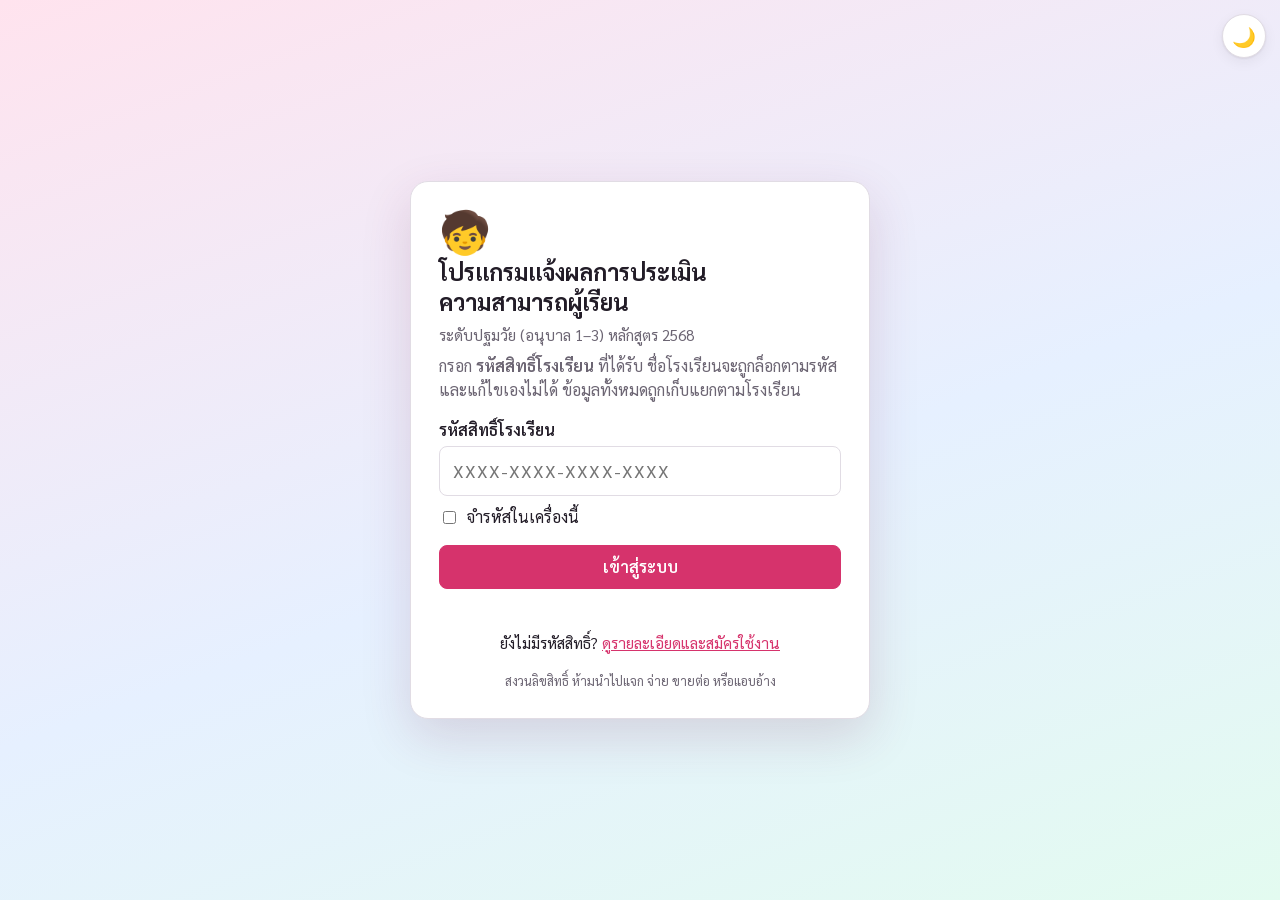
<file: index.html>
<!doctype html>
<html lang="th">
<head>
<meta charset="utf-8">
<meta name="viewport" content="width=device-width, initial-scale=1, viewport-fit=cover">
<meta name="theme-color" content="#e0457b">
<title>โปรแกรมแจ้งผลการประเมินความสามารถผู้เรียน ระดับปฐมวัย 2568</title>
<script src="js/theme.js?v=1"></script>
<link rel="preconnect" href="https://fonts.googleapis.com">
<link rel="preconnect" href="https://fonts.gstatic.com" crossorigin>
<link rel="stylesheet" href="https://fonts.googleapis.com/css2?family=Sarabun:wght@400;600;700&display=swap">
<link rel="stylesheet" href="css/app.css?v=1">
</head>
<body>

<!-- ============ เข้าสู่ระบบ ============ -->
<main id="login" class="login">
  <button class="btn theme-fab" type="button" data-theme-toggle aria-label="สลับโหมดมืด/สว่าง">🌙</button>
  <form id="login-form" class="login-card" autocomplete="off">
    <div class="logo-mark" aria-hidden="true">🧒</div>
    <h1>โปรแกรมแจ้งผลการประเมิน<span class="nw">ความสามารถผู้เรียน</span><br><small>ระดับปฐมวัย (อนุบาล 1–3) หลักสูตร 2568</small></h1>
    <p class="lead">กรอก <b>รหัสสิทธิ์โรงเรียน</b> ที่ได้รับ ชื่อโรงเรียนจะถูกล็อกตามรหัสและแก้ไขเองไม่ได้ ข้อมูลทั้งหมดถูกเก็บแยกตามโรงเรียน</p>
    <label for="login-code">รหัสสิทธิ์โรงเรียน</label>
    <input id="login-code" type="text" inputmode="text" spellcheck="false" placeholder="XXXX-XXXX-XXXX-XXXX" required>
    <label class="chk"><input id="login-remember" type="checkbox"> จำรหัสในเครื่องนี้</label>
    <button id="login-go" class="btn primary wide" type="submit">เข้าสู่ระบบ</button>
    <p id="login-err" class="err" role="alert"></p>
    <p class="reg-link">ยังไม่มีรหัสสิทธิ์? <a href="register.html">ดูรายละเอียดและสมัครใช้งาน</a></p>
    <p id="demo-note" class="demo" hidden><b>โหมดทดลอง</b> — ยังไม่ได้ตั้งค่า Supabase ข้อมูลเก็บในเบราว์เซอร์เครื่องนี้เท่านั้น (รหัส <code>DEMO</code>)</p>
    <p class="fine">สงวนลิขสิทธิ์ ห้ามนำไปแจก จ่าย ขายต่อ หรือแอบอ้าง</p>
  </form>
</main>

<!-- ============ แอป ============ -->
<div id="app" hidden>
  <header class="topbar">
    <button id="menu-btn" class="btn ghost icon" aria-label="เมนู">☰</button>
    <div class="brand"><span id="school-name"></span><span class="lock" title="ชื่อโรงเรียนถูกล็อกตามรหัสสิทธิ์">🔒</span></div>
    <select id="grade-switch" aria-label="ชั้น"></select>
    <select id="room-switch" aria-label="ห้อง"></select>
    <span class="grow"></span>
    <span id="savestat" class="savestat"></span>
    <button id="save-now" class="btn" aria-label="บันทึก">บันทึก</button>
    <button class="btn ghost theme-btn" type="button" data-theme-toggle aria-label="สลับโหมดมืด/สว่าง">🌙</button>
    <button id="logout" class="btn ghost" aria-label="ออกจากระบบ">ออก</button>
  </header>
  <div class="shell">
    <nav id="nav" class="nav" aria-label="เมนูหลัก"></nav>
    <main id="view" class="view"></main>
  </div>
  <div id="loading" class="loading"><div class="spin"></div><p id="loading-msg">กำลังโหลด...</p></div>
</div>

<input id="logo-file" type="file" accept="image/png,image/jpeg,image/gif,image/webp" hidden>
<div id="modal" class="modal" hidden></div>
<div id="toasts" class="toasts" aria-live="polite"></div>
<div id="pv-bar"><button id="pv-back" class="btn">← กลับ</button><span id="pv-title"></span><span class="pv-act"><button id="pv-print" class="btn primary">พิมพ์ / บันทึกเป็น PDF</button></span></div>
<div id="print-root"></div>

<script src="js/config.js?v=1"></script>
<script src="js/curriculum.js?v=1"></script>
<script src="js/engine.js?v=1"></script>
<script src="js/backend.js?v=1"></script>
<script src="js/report.js?v=1"></script>
<script src="js/app.js?v=1"></script>
</body>
</html>
</file>
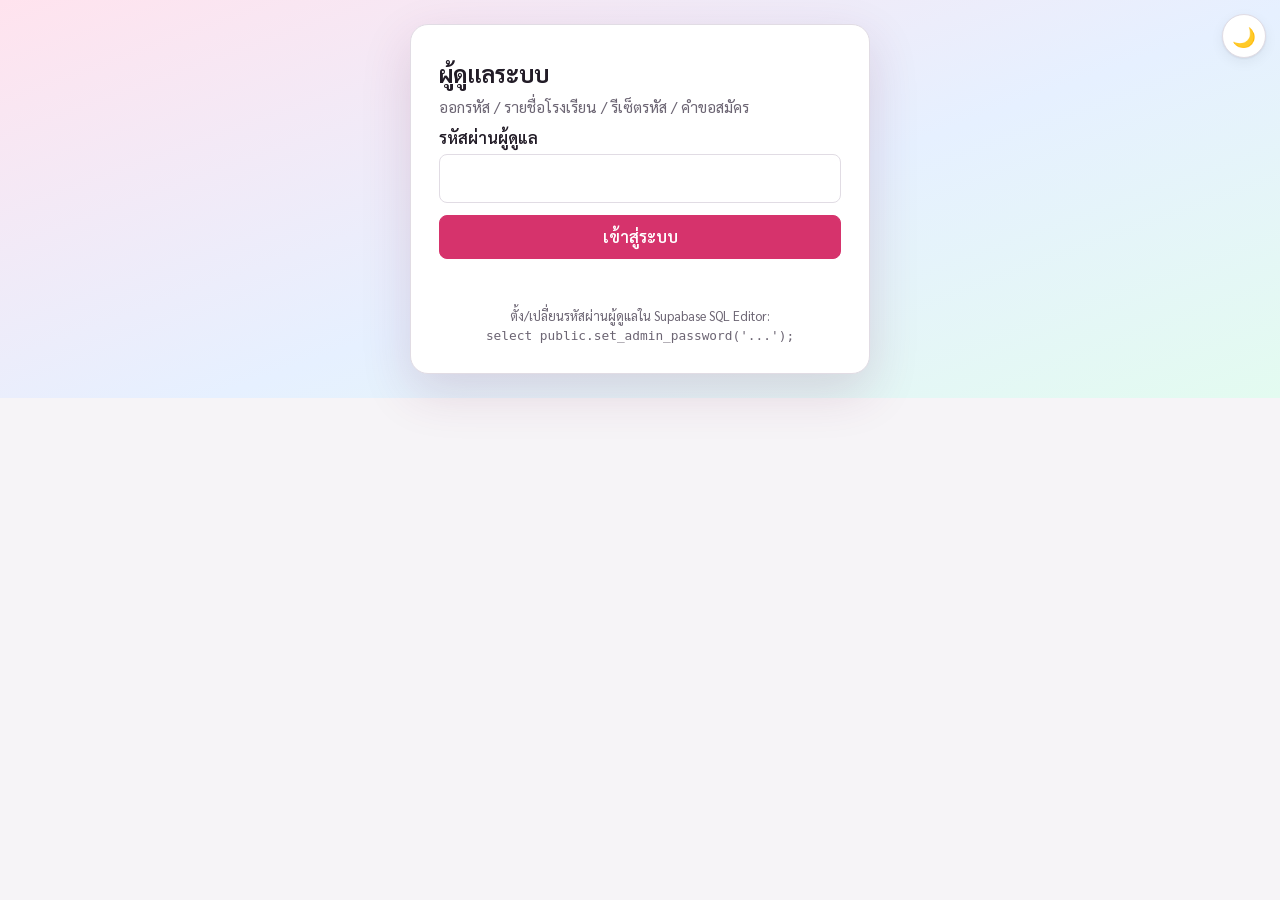
<file: admin.html>
<!doctype html>
<html lang="th">
<head>
<meta charset="utf-8">
<meta name="viewport" content="width=device-width, initial-scale=1, viewport-fit=cover">
<meta name="robots" content="noindex, nofollow">
<meta name="theme-color" content="#e0457b">
<title>ผู้ดูแลระบบ — แจ้งผลการประเมินปฐมวัย 2568</title>
<script src="js/theme.js?v=1"></script>
<link rel="stylesheet" href="https://fonts.googleapis.com/css2?family=Sarabun:wght@400;600;700&display=swap">
<link rel="stylesheet" href="css/app.css?v=1">
<link rel="stylesheet" href="css/admin.css?v=1">
</head>
<body class="admin">

<main id="a-login" class="login">
  <button class="btn theme-fab" type="button" data-theme-toggle aria-label="สลับโหมดมืด/สว่าง">🌙</button>
  <form id="a-login-form" class="login-card" autocomplete="off">
    <h1>ผู้ดูแลระบบ<br><small>ออกรหัส / รายชื่อโรงเรียน / รีเซ็ตรหัส / คำขอสมัคร</small></h1>
    <label for="a-pass">รหัสผ่านผู้ดูแล</label>
    <input id="a-pass" type="password" autocomplete="current-password" required>
    <button class="btn primary wide" type="submit">เข้าสู่ระบบ</button>
    <p id="a-err" class="err" role="alert"></p>
    <p class="fine">ตั้ง/เปลี่ยนรหัสผ่านผู้ดูแลใน Supabase SQL Editor:<br><code>select public.set_admin_password('...');</code></p>
  </form>
</main>

<div id="a-app" hidden>
  <header class="topbar">
    <div class="brand">ผู้ดูแลระบบ · ปฐมวัย 2568</div>
    <span class="grow"></span>
    <a class="btn" href="./">เปิดโปรแกรม</a>
    <button class="btn theme-btn" type="button" data-theme-toggle aria-label="สลับโหมดมืด/สว่าง">🌙</button>
    <button id="a-logout" class="btn">ออก</button>
  </header>
  <div class="a-wrap">
    <section class="card" id="r-card">
      <div class="row sp"><h3 style="margin:0">คำขอสมัครใช้งาน <span id="r-count" class="hint"></span></h3>
        <div class="seg" id="r-filter"><button data-f="new" class="on">ใหม่</button><button data-f="all">ทั้งหมด</button></div></div>
      <div class="tw a-tw" style="margin-top:8px"><table class="t"><thead><tr><th>วันที่ / เลขที่</th><th>โรงเรียน</th><th>ผู้ติดต่อ</th><th>ชั้น / ห้อง</th><th>สถานะ</th><th style="min-width:200px">จัดการ</th></tr></thead><tbody id="r-body"></tbody></table></div>
    </section>

    <section class="card" id="issue-card">
      <h3>ออกรหัสให้โรงเรียนใหม่</h3>
      <div class="a-issue">
        <label class="fld"><span>ชื่อโรงเรียน (1 บรรทัด = 1 โรงเรียน วางหลายโรงเรียนพร้อมกันได้)</span>
          <textarea id="i-names" rows="4" placeholder="โรงเรียนบ้านตัวอย่าง&#10;โรงเรียนวัดตัวอย่าง"></textarea></label>
        <div>
          <div class="fld"><span>ชั้นที่ใช้ได้</span><div id="i-grades" class="gchk"></div></div>
          <label class="fld"><span>หมายเหตุ (ไม่บังคับ)</span><input id="i-note" type="text"></label>
          <button id="i-go" class="btn primary" style="margin-top:10px">ออกรหัส</button>
        </div>
      </div>
    </section>

    <section class="card">
      <div class="row sp" style="margin-bottom:8px">
        <h3 style="margin:0">โรงเรียนทั้งหมด <span id="l-count" class="hint"></span></h3>
        <div class="row">
          <input id="l-q" type="search" placeholder="ค้นหาชื่อ / หมายเหตุ" style="width:15rem">
          <div class="seg" id="l-filter"><button data-f="all" class="on">ทั้งหมด</button><button data-f="on">ใช้งาน</button><button data-f="off">ระงับ</button></div>
          <button id="l-refresh" class="btn">รีเฟรช</button>
        </div>
      </div>
      <div class="tw a-tw"><table class="t"><thead><tr><th>โรงเรียน</th><th>ชั้น</th><th>สถานะ</th><th>บันทึกล่าสุด</th><th>หมายเหตุ</th><th>ออกรหัสเมื่อ</th><th style="min-width:250px">จัดการ</th></tr></thead><tbody id="l-body"></tbody></table></div>
    </section>
  </div>
</div>

<div id="modal" class="modal" hidden></div>
<div id="toasts" class="toasts"></div>
<script src="js/config.js?v=1"></script>
<script src="js/admin.js?v=1"></script>
</body>
</html>
</file>
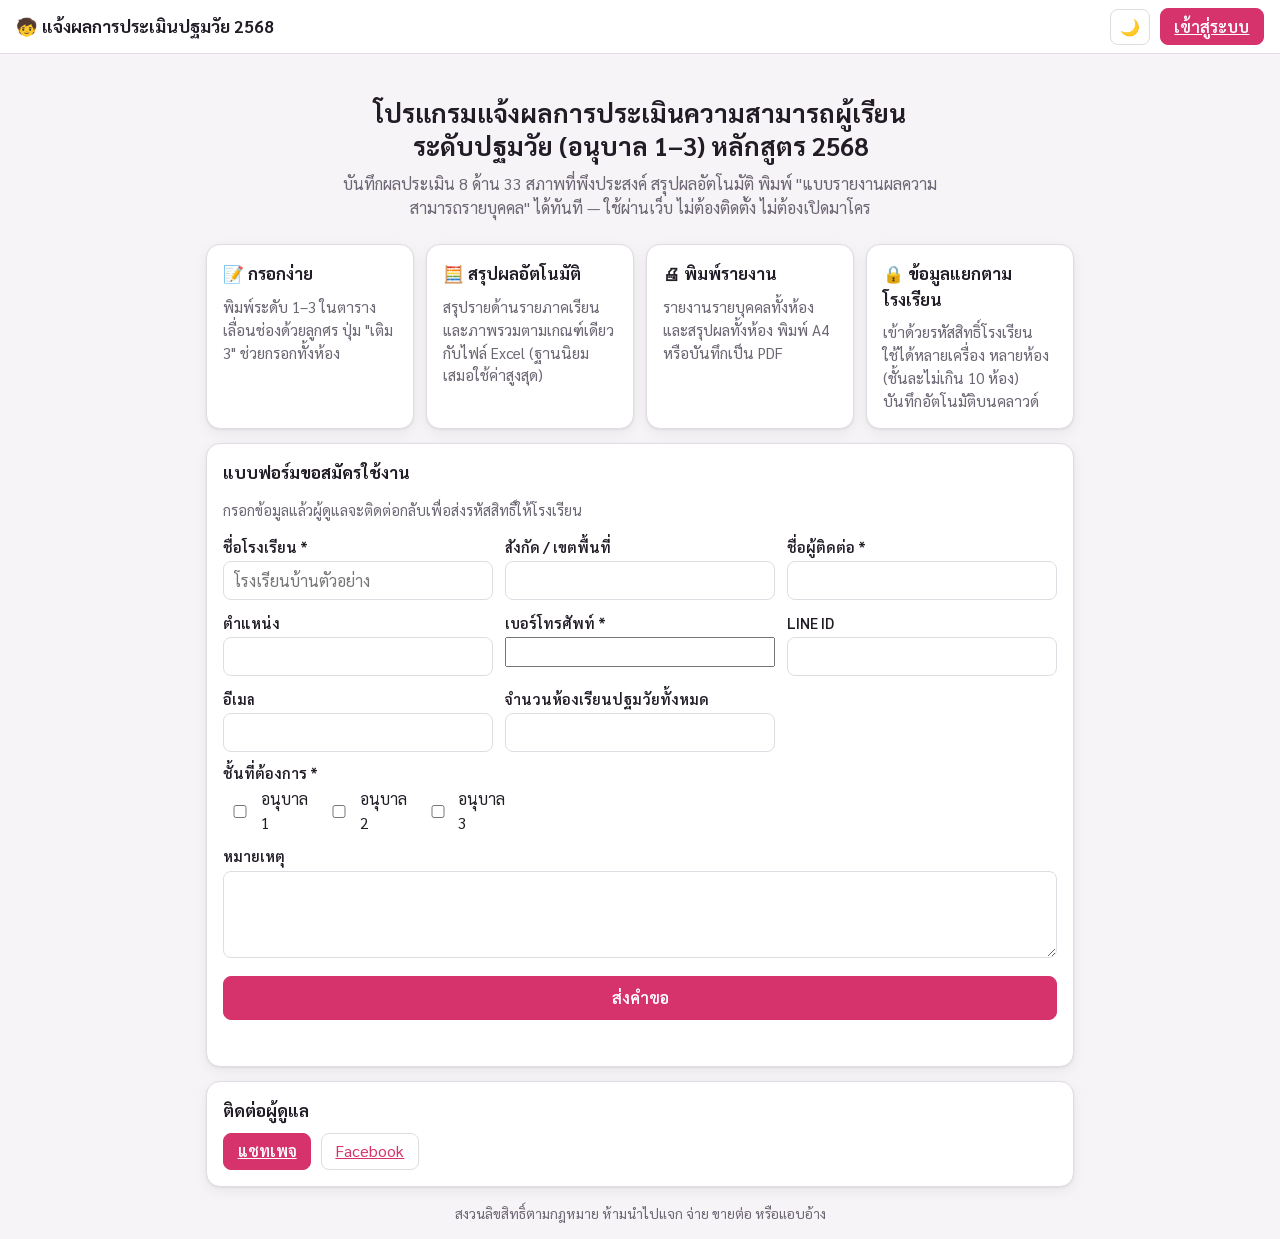
<file: register.html>
<!doctype html>
<html lang="th">
<head>
<meta charset="utf-8">
<meta name="viewport" content="width=device-width, initial-scale=1, viewport-fit=cover">
<meta name="theme-color" content="#e0457b">
<title>สมัครใช้งาน — โปรแกรมแจ้งผลการประเมินความสามารถผู้เรียน ปฐมวัย 2568</title>
<script src="js/theme.js?v=1"></script>
<link rel="stylesheet" href="https://fonts.googleapis.com/css2?family=Sarabun:wght@400;600;700&display=swap">
<link rel="stylesheet" href="css/app.css?v=1">
<link rel="stylesheet" href="css/register.css?v=1">
</head>
<body class="reg">
<header class="rg-top"><a class="brand" href="./">🧒 แจ้งผลการประเมินปฐมวัย 2568</a><span class="grow"></span>
  <button class="btn theme-btn" type="button" data-theme-toggle aria-label="สลับโหมดมืด/สว่าง">🌙</button><a class="btn primary" href="./">เข้าสู่ระบบ</a></header>

<main class="rg-wrap">
  <section class="hero">
    <h1>โปรแกรมแจ้งผลการประเมินความสามารถผู้เรียน<br>ระดับปฐมวัย (อนุบาล 1–3) หลักสูตร 2568</h1>
    <p>บันทึกผลประเมิน 8 ด้าน 33 สภาพที่พึงประสงค์ สรุปผลอัตโนมัติ พิมพ์ "แบบรายงานผลความสามารถรายบุคคล" ได้ทันที — ใช้ผ่านเว็บ ไม่ต้องติดตั้ง ไม่ต้องเปิดมาโคร</p>
  </section>

  <section class="feat">
    <div class="card"><h3>📝 กรอกง่าย</h3><p>พิมพ์ระดับ 1–3 ในตาราง เลื่อนช่องด้วยลูกศร ปุ่ม "เติม 3" ช่วยกรอกทั้งห้อง</p></div>
    <div class="card"><h3>🧮 สรุปผลอัตโนมัติ</h3><p>สรุปรายด้านรายภาคเรียนและภาพรวมตามเกณฑ์เดียวกับไฟล์ Excel (ฐานนิยม เสมอใช้ค่าสูงสุด)</p></div>
    <div class="card"><h3>🖨 พิมพ์รายงาน</h3><p>รายงานรายบุคคลทั้งห้องและสรุปผลทั้งห้อง พิมพ์ A4 หรือบันทึกเป็น PDF</p></div>
    <div class="card"><h3>🔒 ข้อมูลแยกตามโรงเรียน</h3><p>เข้าด้วยรหัสสิทธิ์โรงเรียน ใช้ได้หลายเครื่อง หลายห้อง (ชั้นละไม่เกิน 10 ห้อง) บันทึกอัตโนมัติบนคลาวด์</p></div>
  </section>

  <section class="card" id="pkg" hidden><h3>แพ็กเกจ</h3><div id="pkg-list" class="pkgs"></div></section>

  <section class="card">
    <h3>แบบฟอร์มขอสมัครใช้งาน</h3>
    <p class="hint">กรอกข้อมูลแล้วผู้ดูแลจะติดต่อกลับเพื่อส่งรหัสสิทธิ์ให้โรงเรียน</p>
    <form id="rg-form" autocomplete="on">
      <input type="text" name="website" tabindex="-1" autocomplete="off" aria-hidden="true" class="hp">
      <div class="grid2">
        <label class="fld"><span>ชื่อโรงเรียน *</span><input name="school" type="text" required maxlength="200" placeholder="โรงเรียนบ้านตัวอย่าง"></label>
        <label class="fld"><span>สังกัด / เขตพื้นที่</span><input name="area" type="text" maxlength="200"></label>
        <label class="fld"><span>ชื่อผู้ติดต่อ *</span><input name="contact" type="text" required maxlength="100"></label>
        <label class="fld"><span>ตำแหน่ง</span><input name="position" type="text" maxlength="100"></label>
        <label class="fld"><span>เบอร์โทรศัพท์ *</span><input name="phone" type="tel" required maxlength="30"></label>
        <label class="fld"><span>LINE ID</span><input name="line_id" type="text" maxlength="60"></label>
        <label class="fld"><span>อีเมล</span><input name="email" type="email" maxlength="120"></label>
        <label class="fld"><span>จำนวนห้องเรียนปฐมวัยทั้งหมด</span><input name="rooms" type="number" min="1" max="60"></label>
      </div>
      <div class="fld" style="margin-top:10px"><span>ชั้นที่ต้องการ *</span>
        <div class="gchk"><label><input type="checkbox" name="g" value="1"> อนุบาล 1</label><label><input type="checkbox" name="g" value="2"> อนุบาล 2</label><label><input type="checkbox" name="g" value="3"> อนุบาล 3</label></div></div>
      <label class="fld" style="margin-top:10px"><span>หมายเหตุ</span><textarea name="note" rows="3" maxlength="1000"></textarea></label>
      <button id="rg-go" class="btn primary wide" type="submit">ส่งคำขอ</button>
      <p id="rg-err" class="err" role="alert"></p>
    </form>
    <div id="rg-ok" class="okbox" hidden><h3>✅ ส่งคำขอเรียบร้อย</h3><p>เลขที่คำขอ <b id="rg-ref"></b> — กรุณาแจ้งเลขนี้เมื่อติดต่อผู้ดูแล</p></div>
  </section>

  <section class="card"><h3>ติดต่อผู้ดูแล</h3><div id="contacts" class="row"></div></section>
  <p class="fine">สงวนลิขสิทธิ์ตามกฎหมาย ห้ามนำไปแจก จ่าย ขายต่อ หรือแอบอ้าง</p>
</main>
<div id="toasts" class="toasts"></div>
<script src="js/config.js?v=1"></script>
<script src="js/register.js?v=1"></script>
</body>
</html>
</file>
<file: css/app.css>
[hidden]{display:none !important}
:root{
  --bg:#f6f4f7; --panel:#fff; --ink:#221c27; --muted:#6c6573; --line:#e1dce4; --brand:#d6336c; --brand-ink:#fff;
  --ok:#0a7a45; --warn:#b45309; --err:#c0262d; --nav:#fcfafc; --shadow:0 1px 2px rgba(34,28,39,.08),0 4px 14px rgba(34,28,39,.06);
  --l3:#d3f2df; --l2:#fff1c2; --l1:#ffd9d6; --l3i:#0a5c34; --l2i:#7a5600; --l1i:#9b1c1c;
}
@media (prefers-color-scheme: dark){:root:not([data-theme="light"]){ --bg:#14121a; --panel:#1d1a25; --ink:#ece8f1; --muted:#a39cad; --line:#322d3d; --brand:#f06292; --brand-ink:#20101a; --nav:#191622; --ok:#4ade80; --warn:#fbbf24; --err:#f87171; --l3:#14472c; --l2:#4d3c0c; --l1:#51201f; --l3i:#a7f3c4; --l2i:#fde68a; --l1i:#fecaca; }}
:root[data-theme="dark"]{ --bg:#14121a; --panel:#1d1a25; --ink:#ece8f1; --muted:#a39cad; --line:#322d3d; --brand:#f06292; --brand-ink:#20101a; --nav:#191622; --ok:#4ade80; --warn:#fbbf24; --err:#f87171; --l3:#14472c; --l2:#4d3c0c; --l1:#51201f; --l3i:#a7f3c4; --l2i:#fde68a; --l1i:#fecaca; }
*{box-sizing:border-box}
html,body{height:100%}
body{margin:0;background:var(--bg);color:var(--ink);font:1rem/1.5 'Sarabun','TH Sarabun New',system-ui,sans-serif}
button,input,select,textarea{font:inherit;color:inherit}
.grow{flex:1}
.nw{white-space:nowrap}
.btn{border:1px solid var(--line);background:var(--panel);padding:.35rem .85rem;border-radius:8px;cursor:pointer;min-height:36px}
.btn:hover{border-color:var(--brand)}
.btn.primary{background:var(--brand);color:var(--brand-ink);border-color:var(--brand);font-weight:600}
.btn.ghost{background:transparent}
.btn.danger{color:var(--err);border-color:color-mix(in srgb,var(--err) 40%,var(--line))}
.btn.wide{width:100%;min-height:44px;margin-top:.75rem}
.btn.sm{min-height:30px;padding:.15rem .6rem;font-size:.9rem}
.btn:disabled{opacity:.6;cursor:default}
.icon{display:none;font-size:1.3rem;padding:.2rem .6rem}
input[type=text],input[type=number],input[type=password],input[type=search],input[type=email],select,textarea{border:1px solid var(--line);border-radius:8px;background:var(--panel);padding:.4rem .6rem;min-height:36px}
textarea{width:100%;resize:vertical}
input:focus,select:focus,textarea:focus,button:focus-visible{outline:2px solid var(--brand);outline-offset:1px}

/* login */
.login{min-height:100%;display:grid;place-items:center;padding:24px 16px;position:relative;background:linear-gradient(160deg,#ffe3ee 0%,#e6f0ff 55%,#e3fbf0 100%)}
:root[data-theme="dark"] .login{background:linear-gradient(160deg,#2a1622,#171a2b 55%,#12241e)}
@media (prefers-color-scheme: dark){:root:not([data-theme="light"]) .login{background:linear-gradient(160deg,#2a1622,#171a2b 55%,#12241e)}}
.login-card{background:var(--panel);width:min(460px,100%);padding:28px;border-radius:18px;box-shadow:0 18px 50px rgba(120,40,80,.16);border:1px solid var(--line)}
.logo-mark{font-size:2.6rem;line-height:1}
.login-card h1{font-size:1.45rem;margin:.3rem 0 .5rem;line-height:1.3}
.login-card h1 small{font-size:.95rem;font-weight:400;color:var(--muted)}
.lead{color:var(--muted);margin:.25rem 0 1rem}
.login-card label{display:block;font-weight:600;margin:.5rem 0 .25rem}
.login-card label.chk{font-weight:400;display:flex;gap:.5rem;align-items:center;margin-top:.6rem}
.login-card input[type=text],.login-card input[type=password]{width:100%;font-size:1.1rem;letter-spacing:.06em;padding:.65rem .8rem}
.err{color:var(--err);min-height:1.4em;margin:.5rem 0 0}
.demo{background:color-mix(in srgb,var(--warn) 12%,transparent);border:1px solid var(--warn);padding:.5rem .7rem;border-radius:8px;font-size:.92rem}
.fine{color:var(--muted);font-size:.8rem;margin:1rem 0 0;text-align:center}
.reg-link{text-align:center;margin:.8rem 0 0;font-size:.95rem}
a{color:var(--brand)}
.theme-fab{position:absolute;top:max(14px,env(safe-area-inset-top));right:14px;width:44px;height:44px;padding:0;border-radius:99px;font-size:1.2rem;box-shadow:var(--shadow)}
.theme-btn{min-width:40px;padding:.3rem .5rem !important}

/* app shell */
#app{height:100%;display:flex;flex-direction:column}
.topbar{display:flex;align-items:center;gap:.5rem;padding:.4rem .8rem;background:var(--panel);border-bottom:1px solid var(--line);min-height:52px;flex-wrap:wrap}
.brand{display:flex;align-items:center;gap:.4rem;font-weight:700;font-size:1.08rem;min-width:0}
.brand #school-name{overflow:hidden;text-overflow:ellipsis;white-space:nowrap;max-width:36vw}
.brand .lock{font-size:.85rem;opacity:.8}
.topbar select{min-height:34px;padding:.2rem .4rem}
.savestat{font-size:.88rem;color:var(--muted)}
.savestat.ok{color:var(--ok)} .savestat.dirty,.savestat.saving{color:var(--warn)} .savestat.err{color:var(--err)}
.shell{flex:1;display:flex;min-height:0}
.nav{width:244px;flex:none;overflow:auto;background:var(--nav);border-right:1px solid var(--line);padding:.6rem}
.nav h4{margin:.8rem .4rem .2rem;font-size:.82rem;color:var(--muted);font-weight:600;letter-spacing:.02em}
.navitem{display:flex;align-items:center;gap:.4rem;width:100%;text-align:left;border:0;background:none;padding:.38rem .6rem;border-radius:8px;cursor:pointer;margin:1px 0;font-size:.97rem}
.navitem:hover{background:color-mix(in srgb,var(--brand) 9%,transparent)}
.navitem.on{background:color-mix(in srgb,var(--brand) 16%,transparent);font-weight:700}
.navitem .pct{margin-left:auto;font-size:.78rem;color:var(--muted)}
.navitem .pct.full{color:var(--ok)}
.view{flex:1;min-width:0;overflow:auto;padding:16px}
.page{max-width:1180px;margin:0 auto}
.page h2{margin:.2rem 0 .8rem;font-size:1.3rem}
.card{background:var(--panel);border:1px solid var(--line);border-radius:14px;padding:16px;box-shadow:var(--shadow);margin-bottom:14px}
.card h3{margin:0 0 .6rem;font-size:1.05rem}
.hint{color:var(--muted);font-size:.9rem}
.row{display:flex;gap:.6rem;align-items:center;flex-wrap:wrap}
.row.sp{justify-content:space-between}
.grid2{display:grid;grid-template-columns:repeat(auto-fit,minmax(260px,1fr));gap:12px}
.fld{display:block}
.fld>span{display:block;font-weight:600;font-size:.92rem;margin-bottom:.2rem}
.fld input{width:100%}

/* หน้าหลัก */
.cards{display:grid;grid-template-columns:repeat(auto-fill,minmax(250px,1fr));gap:12px}
.dcard{text-align:left;cursor:pointer;display:block;width:100%;border:1px solid var(--line);background:var(--panel);border-radius:14px;padding:14px;box-shadow:var(--shadow)}
.dcard:hover{border-color:var(--brand)}
.dcard b{display:block;font-size:1.02rem}
.dcard small{color:var(--muted)}
.bar{height:8px;border-radius:99px;background:var(--line);overflow:hidden;margin:.5rem 0 .2rem}
.bar>i{display:block;height:100%;background:var(--brand)}
.steps{counter-reset:s;display:grid;gap:8px;padding:0;list-style:none;margin:0}
.steps li{counter-increment:s;display:flex;gap:.6rem;align-items:center}
.steps li::before{content:counter(s);flex:none;width:26px;height:26px;border-radius:50%;background:var(--brand);color:var(--brand-ink);display:grid;place-items:center;font-weight:700;font-size:.9rem}

/* ตารางทั่วไป */
.tw{overflow:auto;border:1px solid var(--line);border-radius:10px;background:var(--panel)}
table.t{border-collapse:collapse;width:100%}
table.t th,table.t td{border-bottom:1px solid var(--line);padding:.35rem .5rem;text-align:left;vertical-align:middle}
table.t th{background:color-mix(in srgb,var(--brand) 7%,var(--panel));font-weight:600;position:sticky;top:0;z-index:1}
table.t td.c,table.t th.c{text-align:center}
.stulist input[type=text]{width:100%;min-height:32px}

/* ตารางกรอกคะแนน */
.evalwrap{max-height:calc(100vh - 230px);overflow:auto;border:1px solid var(--line);border-radius:10px;background:var(--panel)}
table.ev{border-collapse:separate;border-spacing:0;font-size:.95rem}
table.ev th,table.ev td{border-right:1px solid var(--line);border-bottom:1px solid var(--line);padding:0;text-align:center}
table.ev thead th{background:color-mix(in srgb,var(--brand) 8%,var(--panel));position:sticky;z-index:2;padding:.3rem .4rem;font-weight:600}
table.ev thead tr:nth-child(1) th{top:0}
table.ev thead tr:nth-child(2) th{top:var(--h1,38px)}
table.ev thead tr:nth-child(3) th{top:var(--h2,76px)}
table.ev th.ind{min-width:130px;max-width:190px;font-size:.84rem;line-height:1.25;font-weight:600;vertical-align:top}
table.ev td.no,table.ev th.no{position:sticky;left:0;z-index:3;background:var(--panel);min-width:38px;padding:.2rem .4rem}
table.ev td.nm,table.ev th.nm{position:sticky;left:38px;z-index:3;background:var(--panel);text-align:left;min-width:190px;padding:.2rem .5rem;white-space:nowrap;border-right:2px solid var(--line)}
table.ev thead th.no,table.ev thead th.nm{z-index:4;background:color-mix(in srgb,var(--brand) 8%,var(--panel))}
table.ev td.sum{background:color-mix(in srgb,var(--brand) 6%,var(--panel));font-weight:700;min-width:44px}
table.ev td.sum.all{border-right:2px solid var(--line)}
table.ev input.sc{width:38px;height:32px;border:0;border-radius:0;text-align:center;background:transparent;font-weight:700;padding:0;min-height:0;caret-color:var(--brand)}
table.ev input.sc:focus{outline:2px solid var(--brand);outline-offset:-2px;background:var(--panel)}
.lv3{background:var(--l3) !important;color:var(--l3i)} .lv2{background:var(--l2) !important;color:var(--l2i)} .lv1{background:var(--l1) !important;color:var(--l1i)}
table.ev td.sum.lv3,table.ev td.sum.lv2,table.ev td.sum.lv1{font-weight:700}
.legend{display:inline-flex;gap:6px;flex-wrap:wrap}
.pill{display:inline-block;border-radius:99px;padding:0 .6rem;font-size:.85rem;font-weight:600}
.pill.l3{background:var(--l3);color:var(--l3i)} .pill.l2{background:var(--l2);color:var(--l2i)} .pill.l1{background:var(--l1);color:var(--l1i)}
.bulk{font-size:.75rem;border:1px solid var(--line);background:var(--panel);border-radius:6px;cursor:pointer;padding:0 .3rem;margin-top:.15rem}
.bulk:hover{border-color:var(--brand)}

/* รายงานบนจอ */
.docscroll{overflow:auto;padding:4px}
.reportbox{background:#fff;color:#000;box-shadow:var(--shadow);margin:0 auto;width:210mm;max-width:none;padding:10mm 12mm}
.pickrow select{min-width:260px}

/* สรุปห้อง */
.dist{display:flex;height:16px;border-radius:99px;overflow:hidden;min-width:120px;background:var(--line)}
.dist i{display:block;height:100%}
.dist .d3{background:#38b36e}.dist .d2{background:#f2c230}.dist .d1{background:#ef6b62}.dist .d0{background:#cfc8d6}

/* modal/toast */
.modal{position:fixed;inset:0;background:rgba(10,14,25,.5);display:grid;place-items:center;z-index:50;padding:16px}
.modal-card{background:var(--panel);border-radius:14px;padding:20px 22px;width:min(480px,100%);box-shadow:var(--shadow);max-height:92vh;overflow:auto}
.modal-card h3{margin:0 0 .5rem}
.modal-actions{display:flex;justify-content:flex-end;gap:.5rem;margin-top:1rem;flex-wrap:wrap}
.toasts{position:fixed;right:14px;bottom:14px;display:flex;flex-direction:column;gap:8px;z-index:60;max-width:min(380px,92vw)}
.toast{background:var(--ink);color:var(--bg);padding:.6rem .9rem;border-radius:10px;box-shadow:var(--shadow);white-space:pre-line;transition:opacity .5s}
.toast.warn{background:var(--warn);color:#fff}.toast.ok{background:var(--ok);color:#fff}.toast.out{opacity:0}
.loading{position:fixed;inset:0;background:var(--bg);display:grid;place-content:center;justify-items:center;gap:12px;z-index:40}
.spin{width:36px;height:36px;border-radius:50%;border:4px solid var(--line);border-top-color:var(--brand);animation:sp 1s linear infinite}
@keyframes sp{to{transform:rotate(360deg)}}
.logo-prev{max-height:80px;max-width:160px;border:1px solid var(--line);border-radius:8px;padding:4px;background:#fff}

@media (max-width:820px){
  .icon{display:block}
  .topbar{position:relative;z-index:35;gap:.3rem;padding:.3rem .5rem}
  .nav{position:fixed;z-index:30;top:0;bottom:0;left:0;padding-top:64px;transform:translateX(-100%);transition:transform .2s;box-shadow:var(--shadow)}
  .savestat:not(.err){display:none}
  body.navopen .nav{transform:none}
  .brand #school-name{max-width:30vw}
  .view{padding:10px}
}

/* ========= เอกสาร (รายงานรายบุคคล) ใช้ทั้งบนจอและตอนพิมพ์ ========= */
.rp{font-family:'TH Sarabun New','Sarabun',sans-serif;color:#000;font-size:14.5px;line-height:1.2;background:#fff}
.rp h1{text-align:center;font-size:21px;margin:0 0 2px}
.rp .rp-sub{text-align:center;margin:0}
.rp .rp-head{display:flex;align-items:center;gap:10px;justify-content:center;margin-bottom:4px}
.rp.cs .rp-head{justify-content:flex-start}
.rp .rp-head img{height:54px;width:auto;object-fit:contain}
.rp .rp-id{display:flex;gap:18px;flex-wrap:wrap;margin:6px 0;font-size:15.5px}
.rp .rp-id b{font-weight:700}
.rp table{width:100%;border-collapse:collapse;table-layout:fixed}
.rp th,.rp td{border:1px solid #000;padding:1px 4px;vertical-align:middle}
.rp th{background:#fbe4ee;text-align:center;-webkit-print-color-adjust:exact;print-color-adjust:exact}
.rp td.lv{text-align:center;font-weight:700;width:11%}
.rp td.hi{width:25%;font-size:13px;vertical-align:top;white-space:pre-wrap}
.rp td.hi textarea{width:100%;height:100%;min-height:50px;border:0;background:transparent;font:inherit;color:#000;resize:none;padding:0}
.rp tr.maj td{background:#f3e8fb;font-weight:700;-webkit-print-color-adjust:exact;print-color-adjust:exact}
.rp tr.sub td{background:#ede9fe;font-weight:700;-webkit-print-color-adjust:exact;print-color-adjust:exact}
.rp tr.dom td{background:#fdf0f5;font-weight:700;-webkit-print-color-adjust:exact;print-color-adjust:exact}
.rp tr.ind td.t{padding:1px 4px}
.rp .dsc{font-size:12.6px;color:#222;padding-left:14px;line-height:1.15}
.rp table.cst th,.rp table.cst td{padding:1px 2px;text-align:center;font-size:12.5px}
.rp table.cst td.l{text-align:left}
.rp table.cst{table-layout:auto}
.rp .rp-note{margin:4px 0 0;font-size:13px}
.rp .rp-sign{display:grid;grid-template-columns:1fr 1fr;gap:14px 20px;margin-top:14px;text-align:center;font-size:14.5px;page-break-inside:avoid;break-inside:avoid}
.rp .rp-sign div p{margin:2px 0}
.rp .rp-sign .line{margin-top:20px}
.rp tr{page-break-inside:avoid;break-inside:avoid}

/* ตัวอย่างก่อนพิมพ์ / พิมพ์ */
#print-root,#pv-bar{display:none}
body.previewing > *:not(#print-root):not(#pv-bar){display:none !important}
body.previewing #print-root{display:block;padding:70px 12px 30px;overflow-x:auto;background:#e5e7eb;min-height:100vh}
body.previewing #pv-bar{display:flex;position:fixed;top:0;left:0;right:0;z-index:9500;align-items:center;gap:12px;padding:8px 16px;background:var(--panel);box-shadow:var(--shadow)}
#pv-bar .pv-act{margin-left:auto}
.pp-page{background:#fff;margin:0 auto 16px;width:210mm;min-height:297mm;padding:10mm 12mm;box-sizing:border-box;box-shadow:0 2px 10px rgba(0,0,0,.18)}
.pp-page.land{width:297mm;min-height:210mm}
@page{size:A4 portrait;margin:10mm 12mm}
@page land{size:A4 landscape;margin:10mm}
@media print{
  body.previewing > *:not(#print-root){display:none !important}
  body.previewing #print-root{padding:0;background:#fff;min-height:0}
  #pv-bar{display:none !important}
  body{background:#fff}
  .pp-page{margin:0;padding:0;box-shadow:none;width:auto;min-height:0;break-after:page;page-break-after:always}
  .pp-page.land{page:land;width:auto}
  .pp-page:last-child{break-after:auto;page-break-after:auto}
  .rp thead{display:table-header-group}
}
</file>
<file: css/admin.css>
.a-wrap{max-width:1200px;margin:0 auto;padding:16px;width:100%}
body.admin{overflow:auto;height:auto}
.admin #a-app{height:auto;display:block}
.a-issue{display:grid;grid-template-columns:1.4fr 1fr;gap:16px}
@media (max-width:760px){.a-issue{grid-template-columns:1fr}}
.gchk{display:flex;gap:12px;flex-wrap:wrap}
.gchk label{display:flex;gap:.3rem;align-items:center;font-weight:400}
.seg{display:inline-flex;border:1px solid var(--line);border-radius:8px;overflow:hidden}
.seg button{border:0;background:var(--panel);padding:.3rem .8rem;cursor:pointer}
.seg button.on{background:var(--brand);color:var(--brand-ink);font-weight:600}
.a-tw{max-height:60vh}
.tag{display:inline-block;padding:0 .5rem;border-radius:99px;font-size:.82rem;font-weight:600}
.tag.ok{background:var(--l3);color:var(--l3i)}.tag.off{background:var(--l1);color:var(--l1i)}.tag.new{background:var(--l2);color:var(--l2i)}
.codebox{font:700 1.2rem/1.4 ui-monospace,Menlo,Consolas,monospace;letter-spacing:.06em;background:var(--bg);border:1px dashed var(--brand);padding:.5rem .7rem;border-radius:10px;margin:.3rem 0;user-select:all;word-break:break-all}
.cell-actions{display:flex;gap:6px;flex-wrap:wrap}
</file>
<file: css/register.css>
body.reg{height:auto;overflow:auto}
.rg-top{display:flex;align-items:center;gap:.6rem;padding:.5rem 1rem;background:var(--panel);border-bottom:1px solid var(--line);position:sticky;top:0;z-index:5}
.rg-top .brand{text-decoration:none;color:var(--ink)}
.rg-wrap{max-width:900px;margin:0 auto;padding:16px}
.hero{padding:26px 8px 10px;text-align:center}
.hero h1{font-size:1.6rem;line-height:1.3;margin:0 0 .6rem}
.hero p{color:var(--muted);max-width:640px;margin:0 auto}
.feat{display:grid;grid-template-columns:repeat(auto-fit,minmax(200px,1fr));gap:12px;margin:14px 0}
.feat .card{margin:0}
.feat p{margin:0;color:var(--muted);font-size:.95rem}
.pkgs{display:grid;grid-template-columns:repeat(auto-fit,minmax(220px,1fr));gap:12px}
.pkg{border:1px solid var(--line);border-radius:12px;padding:14px}
.pkg.hot{border-color:var(--brand);box-shadow:0 0 0 2px color-mix(in srgb,var(--brand) 25%,transparent)}
.pkg .price{font-size:1.5rem;font-weight:700;color:var(--brand)}
.pkg ul{padding-left:1.1rem;margin:.4rem 0 0}
.gchk{display:flex;gap:14px;flex-wrap:wrap}
.gchk label{display:flex;gap:.3rem;align-items:center}
.hp{position:absolute;left:-9999px;width:1px;height:1px;opacity:0}
.okbox{background:color-mix(in srgb,var(--ok) 12%,transparent);border:1px solid var(--ok);border-radius:12px;padding:12px 16px}
.fine{text-align:center;color:var(--muted);font-size:.85rem}
</file>
